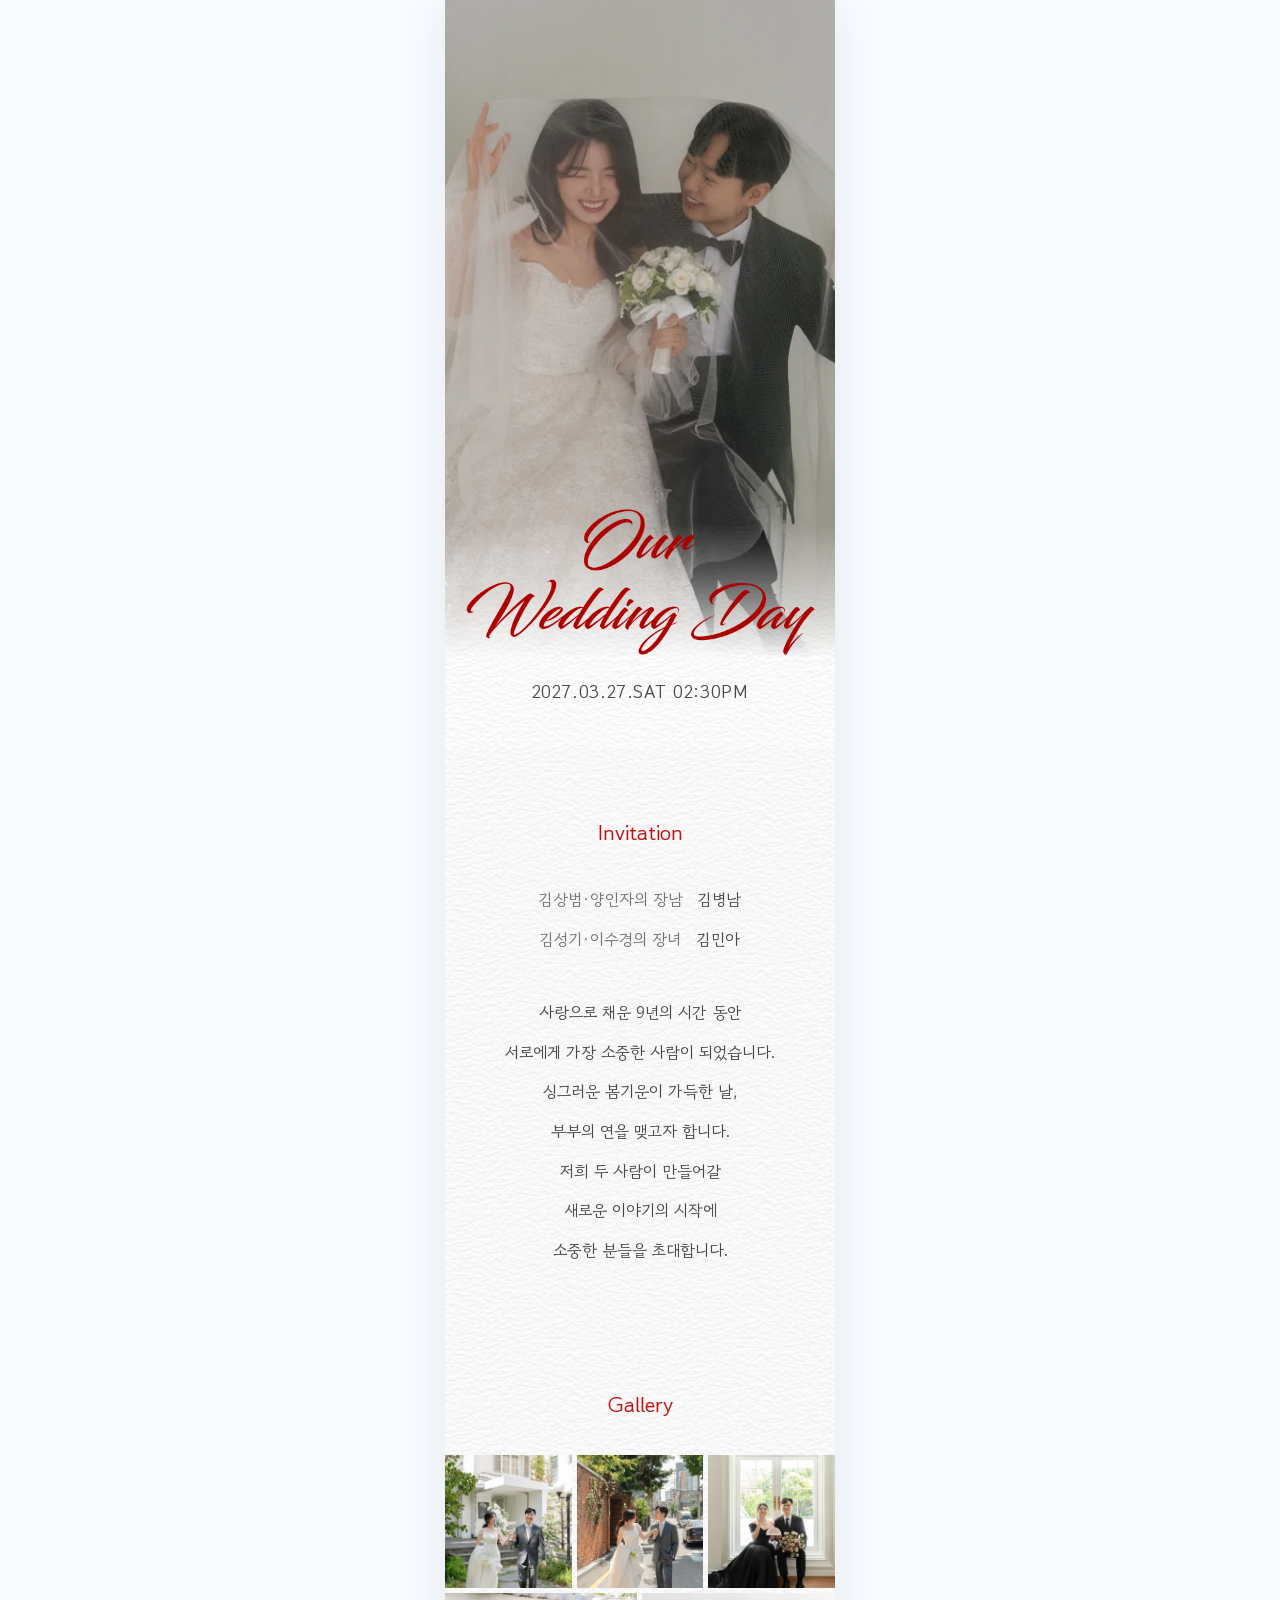
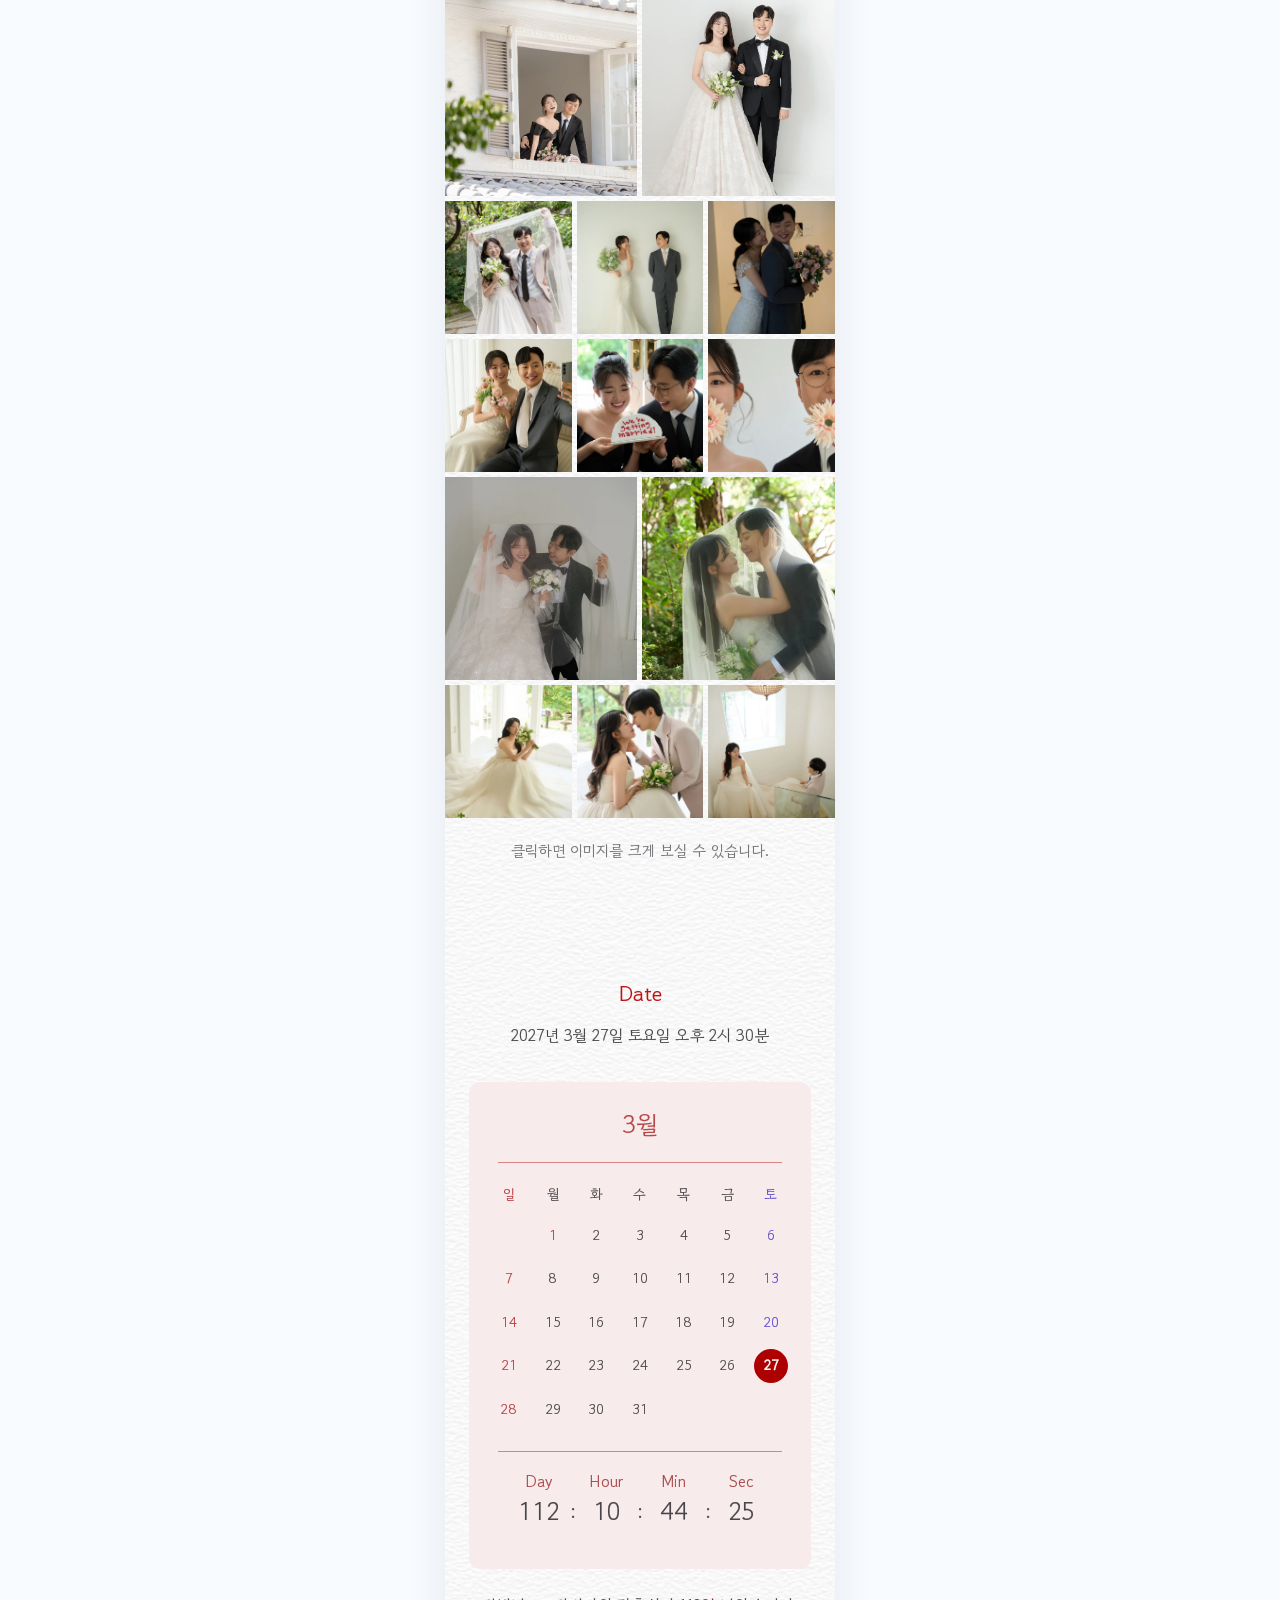
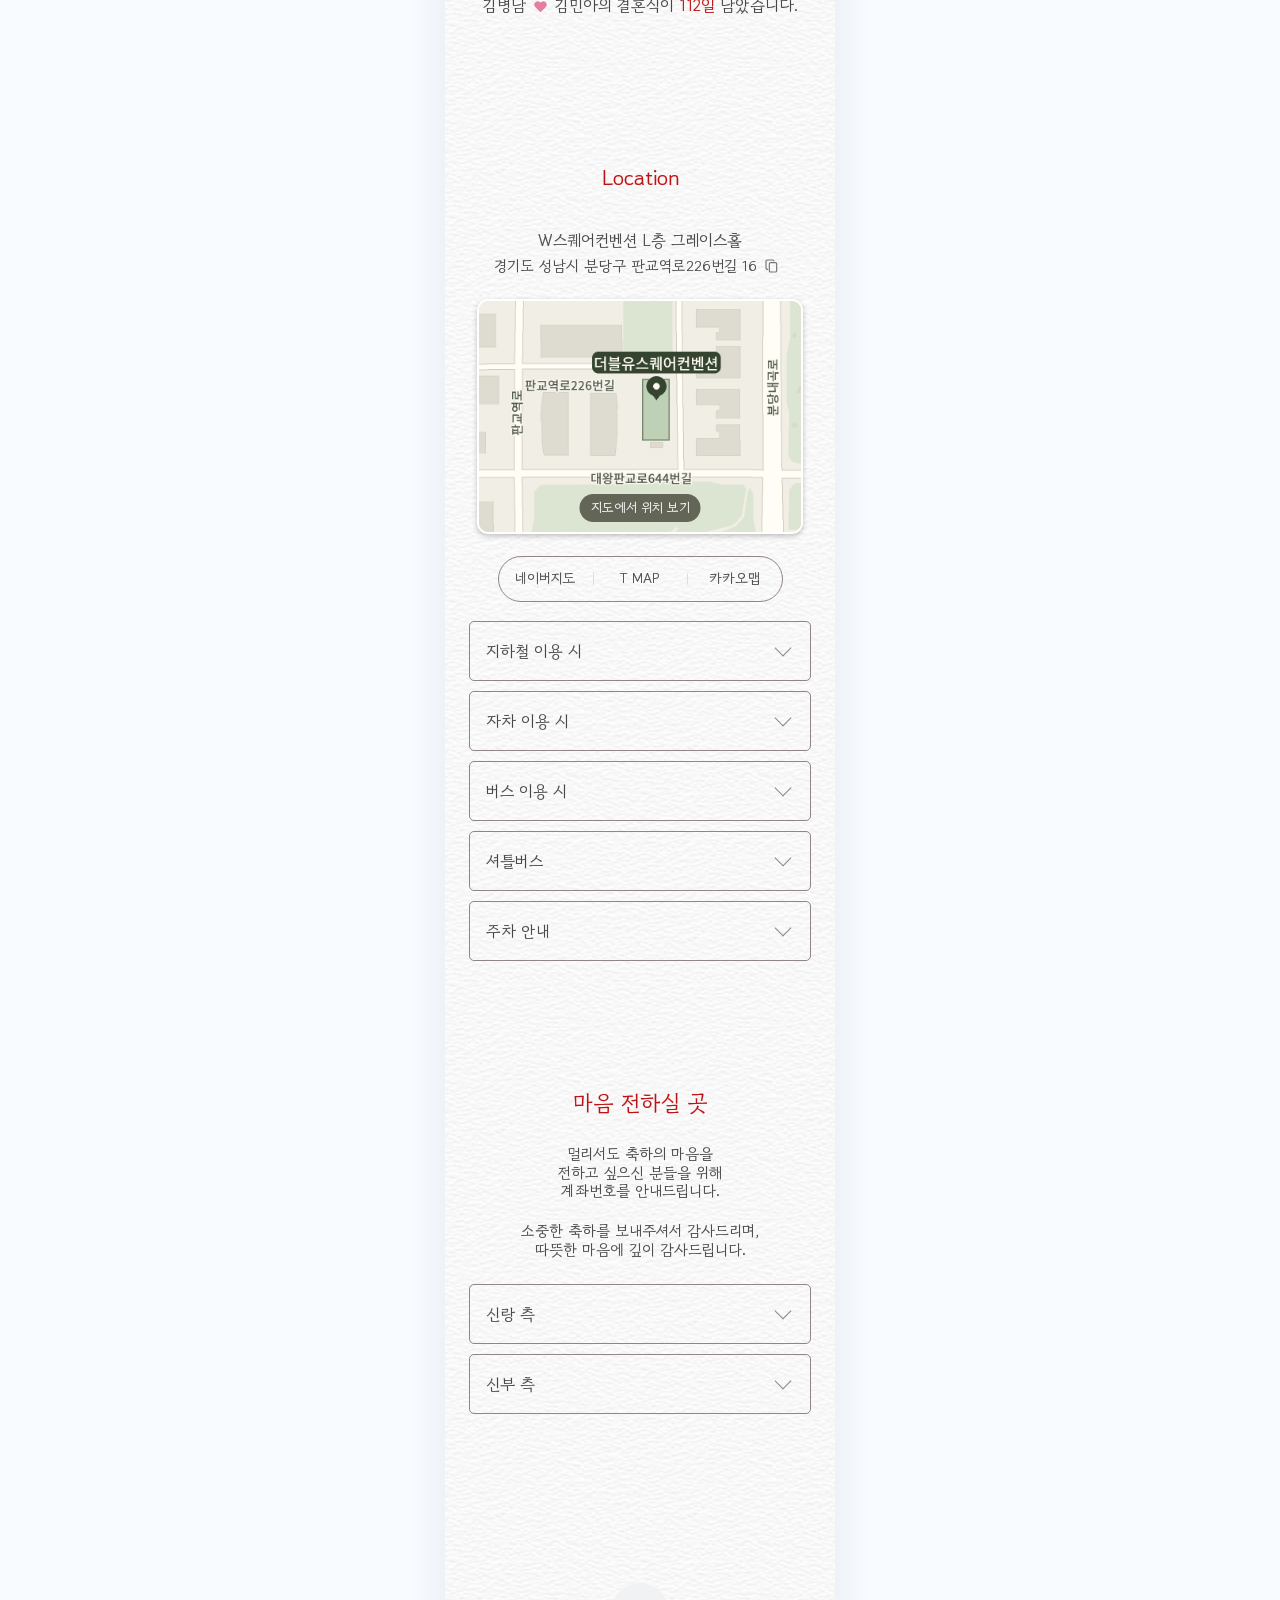
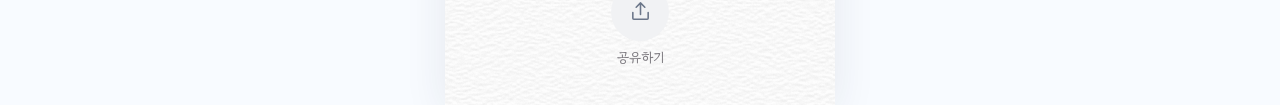
<file: index.html>
<!doctype html>
<html lang="ko" style="--paper: #fdfdfd">
<head>
  <meta charset="utf-8">
  <meta name="viewport" content="width=device-width, initial-scale=1">
  <meta name="theme-color" content="#fdfdfd">
  <title>병남 ᰔ 민아 결혼합니다</title>
  <meta name="description" content="저희의 결혼식에 초대합니다.">
  <meta property="og:type" content="website">
  <meta property="og:title" content="병남 ᰔ 민아 결혼합니다">
  <meta property="og:description" content="저희의 결혼식에 초대합니다.">
  <meta property="og:url" content="https://usan96.github.io/wedding/">
  <meta property="og:image" content="https://usan96.github.io/wedding/assets/cover.webp">
  <meta property="og:image:alt" content="베일 아래에서 바라보며 웃는 신랑과 신부">
  <link rel="stylesheet" href="./vendor/leaflet/leaflet.css">
  <script src="./vendor/leaflet/leaflet.js" defer></script>
  <link rel="stylesheet" href="./styles.css">
  <script src="./invitation.js" defer></script>
</head>
<body>
  <main class="invitation">
    <header class="cover">
      <div class="portrait">
        <img src="./assets/cover.webp" alt="베일 아래에서 바라보며 웃는 신랑과 신부" fetchpriority="high">
      </div>
      <div class="cover-details">
        <h1 class="cover-title" style="--cover-title-scale: 1.3">
          <span class="visually-hidden">김병남 · 김민아 </span>
          <svg class="cover-lettering" lang="en" role="img" aria-label="Our Wedding Day" viewBox="0 0 1104 480" width="1104" height="480">
            <defs>
              <mask id="cover-ink" maskUnits="userSpaceOnUse" x="0" y="0" width="1104" height="480"
                fill="none" stroke="white" stroke-linecap="round" stroke-linejoin="round">
                <path pathLength="1" stroke-width="18" style="--ink-duration: 306ms"
                  d="M393 104 C365 100 408 44 467 17 C509 -1 548 1 557 33 C569 87 506 151 454 175 C418 193 382 196 384 161 C387 126 438 66 488 44 C506 36 521 37 528 47"/>
                <path pathLength="1" stroke-width="22" style="--ink-delay: 306ms; --ink-duration: 86ms"
                  d="M587 89 C574 100 540 145 549 149 C557 154 609 103 626 89"/>
                <path pathLength="1" stroke-width="22" style="--ink-delay: 392ms; --ink-duration: 90ms"
                  d="M629 89 C617 99 583 143 595 150 C602 154 633 122 648 109"/>
                <path pathLength="1" stroke-width="23" style="--ink-delay: 482ms; --ink-duration: 90ms"
                  d="M672 90 C658 101 632 139 632 152 C645 131 685 99 710 88 C707 96 683 116 688 123 C694 133 722 106 726 104"/>
                <path pathLength="1" stroke-width="28" style="--ink-delay: 605ms; --ink-duration: 198ms"
                  d="M32 319 C2 319 59 255 112 236 C172 214 170 249 133 309 C116 339 87 378 83 396 C101 358 176 287 215 270 C208 285 150 357 157 388 C163 410 219 349 252 305 C280 267 300 215 274 225 L264 229"/>
                <path pathLength="1" stroke-width="19" style="--ink-delay: 803ms; --ink-duration: 97ms"
                  d="M248 350 C264 353 304 318 307 308 C289 302 249 338 246 359 C241 382 283 364 319 333"/>
                <path pathLength="1" stroke-width="18" style="--ink-delay: 900ms; --ink-duration: 90ms"
                  d="M379 307 C368 296 325 324 311 347 C296 368 305 378 332 356 C354 337 370 322 385 307"/>
                <path pathLength="1" stroke-width="23" style="--ink-delay: 990ms; --ink-duration: 79ms"
                  d="M431 251 C414 250 382 306 363 337 C332 391 365 364 388 344"/>
                <path pathLength="1" stroke-width="18" style="--ink-delay: 1069ms; --ink-duration: 83ms"
                  d="M457 307 C446 297 405 324 389 350 C365 387 401 364 432 333 L460 306"/>
                <path pathLength="1" stroke-width="24" style="--ink-delay: 1152ms; --ink-duration: 83ms"
                  d="M513 249 C497 248 463 306 443 339 C414 390 447 364 467 345"/>
                <path pathLength="1" stroke-width="23" style="--ink-delay: 1235ms; --ink-duration: 58ms"
                  d="M505 312 C491 325 463 359 472 367 C479 373 509 344 525 327"/>
                <path pathLength="1" stroke-width="23" style="--ink-delay: 1292ms; --ink-duration: 47ms"
                  d="M524 285 L512 298"/>
                <path pathLength="1" stroke-width="23" style="--ink-delay: 1339ms; --ink-duration: 94ms"
                  d="M551 309 C534 325 510 356 510 370 C525 349 575 309 588 310 C574 325 547 359 557 367 C563 373 590 351 609 333"/>
                <path pathLength="1" stroke-width="17" style="--ink-delay: 1433ms; --ink-duration: 72ms"
                  d="M669 318 C670 282 604 330 592 353 C576 384 611 359 653 327"/>
                <path pathLength="1" stroke-width="23" style="--ink-delay: 1505ms; --ink-duration: 76ms"
                  d="M655 328 C624 376 592 438 561 445 C529 452 555 395 665 352"/>
                <path pathLength="1" stroke-width="24" style="--ink-delay: 1595ms; --ink-duration: 122ms"
                  d="M884 257 C870 252 836 297 813 332 C808 340 794 364 805 357 L815 353"/>
                <path pathLength="1" stroke-width="20" style="--ink-delay: 1714ms; --ink-duration: 288ms"
                  d="M776 292 C741 274 808 235 855 234 C904 230 940 251 932 286 C925 327 871 363 818 384 C778 399 725 409 714 394 C704 380 727 354 781 330"/>
                <path pathLength="1" stroke-width="18" style="--ink-delay: 2002ms; --ink-duration: 104ms"
                  d="M994 318 C1000 288 944 315 923 345 C905 374 916 375 938 357 C954 345 970 329 985 324"/>
                <path pathLength="1" stroke-width="21" style="--ink-delay: 2106ms; --ink-duration: 94ms"
                  d="M985 324 C972 337 950 364 964 367 C973 369 999 345 1014 331"/>
                <path pathLength="1" stroke-width="22" style="--ink-delay: 2200ms; --ink-duration: 112ms"
                  d="M1038 310 C1021 327 992 364 1002 367 C1009 372 1045 337 1069 316"/>
                <path pathLength="1" stroke-width="23" style="--ink-delay: 2311ms; --ink-duration: 162ms"
                  d="M1082 310 C1066 315 1021 391 1004 422 C983 460 1005 441 1016 426 C1027 410 1039 394 1052 384"/>
                <rect class="cover-ink-complete" width="1104" height="480" fill="white" stroke="none"/>
              </mask>
            </defs>
            <image href="./assets/cover-title-blacksword.webp" width="1104" height="480"/>
          </svg>
        </h1>
        <p class="cover-date"><time datetime="2027-03-27T14:30">2027.03.27.SAT 02:30PM</time></p>
      </div>
    </header>

    <section class="section greeting" aria-labelledby="greeting-title">
      <h2 id="greeting-title" lang="en">Invitation</h2>
      <div class="family">
        <p>김상범·양인자의 장남 <strong>김병남</strong></p>
        <p>김성기·이수경의 장녀 <strong>김민아</strong></p>
      </div>
      <p class="greeting-message">사랑으로 채운 9년의 시간 동안<br>
        서로에게 가장 소중한 사람이 되었습니다.<br>
        싱그러운 봄기운이 가득한 날,<br>
        부부의 연을 맺고자 합니다.<br>
        저희 두 사람이 만들어갈<br>
        새로운 이야기의 시작에<br>
        소중한 분들을 초대합니다.</p>
    </section>

    <section class="section gallery" aria-labelledby="gallery-title">
      <h2 id="gallery-title" lang="en">Gallery</h2>
      <div class="gallery-photos">
        <a class="gallery-photo" href="./assets/gallery/01.webp">
          <img src="./assets/gallery/01.webp" alt="웨딩 사진 1" loading="lazy">
        </a>
        <a class="gallery-photo" href="./assets/gallery/02.webp">
          <img src="./assets/gallery/02.webp" alt="웨딩 사진 2" loading="lazy">
        </a>
        <a class="gallery-photo" href="./assets/gallery/03.webp">
          <img src="./assets/gallery/03.webp" alt="웨딩 사진 3" loading="lazy">
        </a>
        <a class="gallery-photo gallery-photo--wide" href="./assets/gallery/04.webp">
          <img src="./assets/gallery/04.webp" alt="웨딩 사진 4" loading="lazy">
        </a>
        <a class="gallery-photo gallery-photo--wide" href="./assets/gallery/05.webp">
          <img src="./assets/gallery/05.webp" alt="웨딩 사진 5" loading="lazy">
        </a>
        <a class="gallery-photo" href="./assets/gallery/06.webp">
          <img src="./assets/gallery/06.webp" alt="웨딩 사진 6" loading="lazy">
        </a>
        <a class="gallery-photo" href="./assets/gallery/07.webp">
          <img src="./assets/gallery/07.webp" alt="웨딩 사진 7" loading="lazy">
        </a>
        <a class="gallery-photo" href="./assets/gallery/08.webp">
          <img src="./assets/gallery/08.webp" alt="웨딩 사진 8" loading="lazy">
        </a>
        <a class="gallery-photo" href="./assets/gallery/09.webp">
          <img src="./assets/gallery/09.webp" alt="웨딩 사진 9" loading="lazy">
        </a>
        <a class="gallery-photo" href="./assets/gallery/10.webp">
          <img src="./assets/gallery/10.webp" alt="웨딩 사진 10" loading="lazy">
        </a>
        <a class="gallery-photo" href="./assets/gallery/11.webp">
          <img src="./assets/gallery/11.webp" alt="웨딩 사진 11" loading="lazy">
        </a>
        <a class="gallery-photo gallery-photo--wide" href="./assets/gallery/12.webp">
          <img src="./assets/gallery/12.webp" alt="웨딩 사진 12" loading="lazy">
        </a>
        <a class="gallery-photo gallery-photo--wide" href="./assets/gallery/13.webp">
          <img src="./assets/gallery/13.webp" alt="웨딩 사진 13" loading="lazy">
        </a>
        <a class="gallery-photo" href="./assets/gallery/14.webp">
          <img src="./assets/gallery/14.webp" alt="웨딩 사진 14" loading="lazy">
        </a>
        <a class="gallery-photo" href="./assets/gallery/15.webp">
          <img src="./assets/gallery/15.webp" alt="웨딩 사진 15" loading="lazy">
        </a>
        <a class="gallery-photo" href="./assets/gallery/16.webp">
          <img src="./assets/gallery/16.webp" alt="웨딩 사진 16" loading="lazy">
        </a>
      </div>
      <p class="gallery-hint">클릭하면 이미지를 크게 보실 수 있습니다.</p>
      <dialog class="gallery-dialog" aria-label="웨딩 사진 크게 보기">
        <div class="gallery-dialog-content">
          <button class="gallery-close" type="button" aria-label="사진 닫기" autofocus></button>
          <div class="gallery-stage">
            <img class="gallery-full-photo" src="./assets/gallery/01.webp" alt="" hidden>
            <p class="gallery-message" role="status"></p>
          </div>
          <div class="gallery-controls">
            <button type="button" data-gallery-step="-1" aria-label="이전 사진"></button>
            <p class="gallery-position" role="status"></p>
            <button type="button" data-gallery-step="1" aria-label="다음 사진"></button>
          </div>
        </div>
      </dialog>
    </section>

    <section class="section schedule" aria-labelledby="schedule-title">
      <h2 id="schedule-title" lang="en">Date</h2>
      <p class="event-date"><time datetime="2027-03-27T14:30">2027년 3월 27일 토요일 오후 2시 30분</time></p>
      <div class="calendar-card">
        <table class="calendar">
          <caption><span class="visually-hidden">2027년 </span>3월</caption>
          <thead>
            <tr>
              <th scope="col">일</th><th scope="col">월</th><th scope="col">화</th><th scope="col">수</th>
              <th scope="col">목</th><th scope="col">금</th><th scope="col">토</th>
            </tr>
          </thead>
          <tbody>
            <tr><td></td><td class="calendar-holiday">1</td><td>2</td><td>3</td><td>4</td><td>5</td><td>6</td></tr>
            <tr><td>7</td><td>8</td><td>9</td><td>10</td><td>11</td><td>12</td><td>13</td></tr>
            <tr><td>14</td><td>15</td><td>16</td><td>17</td><td>18</td><td>19</td><td>20</td></tr>
            <tr><td>21</td><td>22</td><td>23</td><td>24</td><td>25</td><td>26</td><td><span class="wedding-day">27</span><span class="visually-hidden"> 예식일</span></td></tr>
            <tr><td>28</td><td>29</td><td>30</td><td>31</td><td></td><td></td><td></td></tr>
          </tbody>
        </table>

        <dl class="countdown" data-event="2027-03-27T14:30" hidden>
          <div><dt lang="en">Day</dt><dd data-unit="days"></dd></div>
          <div><dt lang="en">Hour</dt><dd data-unit="hours"></dd></div>
          <div><dt lang="en">Min</dt><dd data-unit="minutes"></dd></div>
          <div><dt lang="en">Sec</dt><dd data-unit="seconds"></dd></div>
        </dl>
      </div>
      <p class="wedding-status" hidden>김병남 <svg class="heart" viewBox="0 0 24 24" aria-hidden="true"><path d="M12 21 3.8 13a5.4 5.4 0 0 1 7.6-7.7l.6.7.6-.7a5.4 5.4 0 0 1 7.6 7.7Z"/></svg> 김민아<span class="wedding-status-text"></span></p>
    </section>

    <section class="section location" aria-labelledby="location-title">
      <h2 id="location-title" lang="en">Location</h2>
      <p class="event-venue">W스퀘어컨벤션 L층 그레이스홀</p>
              <div class="address-line">
        <p class="venue-address">경기도 성남시 분당구 판교역로226번길 16</p>
        <button type="button" class="address-copy" aria-label="예식장 주소 복사" hidden><svg viewBox="0 0 24 24" fill="none" stroke="currentColor" stroke-width="1.75" aria-hidden="true"><rect x="8" y="7" width="11" height="14" rx="2"/><path d="M6 17H5a2 2 0 0 1-2-2V5a2 2 0 0 1 2-2h8a2 2 0 0 1 2 2"/></svg></button>
        <p class="address-status" role="status"></p>
      </div>
        <figure class="venue-map">
          <div class="venue-map-frame">
            <a class="venue-map-preview" href="https://map.kakao.com/link/map/W%EC%8A%A4%ED%80%98%EC%96%B4%EC%BB%A8%EB%B2%A4%EC%85%98,37.4006298,127.1114621">
              <img class="venue-map-image" src="./assets/venue-map.png" alt="W스퀘어컨벤션 위치와 주변 도로">
              <span class="venue-map-hint">지도에서 위치 보기</span>
            </a>
            <div class="venue-map-interactive" inert role="region"
              aria-label="W스퀘어컨벤션 지도" data-venue="W스퀘어컨벤션"
              data-latitude="37.4006298" data-longitude="127.1114621"></div>
            <span class="venue-map-hint venue-map-gesture" aria-hidden="true">지도를 눌러 움직일 수 있어요</span>
          </div>
          <figcaption><a href="https://www.openstreetmap.org/copyright">© OpenStreetMap contributors</a></figcaption>
        </figure>
        <div class="directions-actions">
          <a class="directions-link" href="https://map.naver.com/p/entry/place/36301790" data-naver-query="dlat=37.4006298&amp;dlng=127.1114621&amp;dname=W%EC%8A%A4%ED%80%98%EC%96%B4%EC%BB%A8%EB%B2%A4%EC%85%98">네이버지도</a>
          <a class="directions-link" href="https://tmap.life/0ffb7f67">T MAP</a>
          <a class="directions-link" href="https://map.kakao.com/link/to/W%EC%8A%A4%ED%80%98%EC%96%B4%EC%BB%A8%EB%B2%A4%EC%85%98,37.4006298,127.1114621">카카오맵</a>
        </div>
      <div class="transport">
        <details class="transport-details">
          <summary>지하철 이용 시</summary>
          <p class="transport-description">▶ 신분당선 · 경강선 판교역
1번 출구로 나온 후, 직진 도보 6분 거리 (SK주유소 뒷 건물)

▶ 야탑역 출발
330번 버스 탑승, 차그룹컨소시엄 정류장 하차 후, 도보 3분 (총 약 20분)</p>
        </details>
        <details class="transport-details">
          <summary>자차 이용 시</summary>
          <p class="transport-description">▶경부고속도로
판교IC(톨게이트) 차출 후 좌회전 → 약 700m 직진, 사거리에서 우회전 (SK주유소 뒷 건물)

▶분당·수서간 도시고속도로
성남아트센터방면 지하차도 옆길 → 벌말사거리에서 우회전 → 삼성테크원 삼거리에서 판교역 방면 좌회전</p>
        </details>
        <details class="transport-details">
          <summary>버스 이용 시</summary>
          <p class="transport-description">▶동안교 정류장 하차 (도보 2분) : 390번
▶ 한국무역정보통신 하차 (도보 2분) : 4000번 (수원~성남)
▶차그룹컨소시엄 하차 (도보 3분): 101, 330, 350, 390번</p>
        </details>
        <details class="transport-details"><summary>셔틀버스</summary>
          <p class="transport-description">▶신분당선 판교역 1번 출구 앞 셔틀버스 10분 간격 수시 운행</p>

          <details class="shuttle-photo">
            <summary>탑승지 사진 보기</summary>
            <img src="./assets/shuttle-stop.jpg" alt="셔틀 탑승 장소" loading="lazy" decoding="async">
          </details>
                </details>
        <details class="transport-details"><summary>주차 안내</summary>
          <p class="transport-description">▶ 웨딩홀 내부 주차장 2시간 무료 주차 가능
▶ 인근 주차타워(삼환하이펙스 B동) 무제한 무료 주차 가능</p>
        </details>
      </div>
    </section>

    <section class="section contacts" aria-labelledby="contacts-title">
      <h2 id="contacts-title">마음 전하실 곳</h2>
      <p class="contacts-message">멀리서도 축하의 마음을<br>전하고 싶으신 분들을 위해<br>계좌번호를 안내드립니다.</p>
      <p class="contacts-message">소중한 축하를 보내주셔서 감사드리며,<br>따뜻한 마음에 깊이 감사드립니다.</p>
      <div class="contact-panels">
        <details class="contact-card">
          <summary>신랑 측</summary>
          <div class="contact-content">
            <p class="account-holder"><span>신랑</span> 김병남</p>
            <div class="account-row">
              <p>토스뱅크 <span class="account-number">100011448182</span></p>
              <button type="button" class="account-copy" aria-label="신랑 측 계좌번호 복사" hidden><span class="account-copy-icon" aria-hidden="true"></span></button>
            </div>
            <p class="account-status" role="status"></p>
          </div>
        </details>
        <details class="contact-card">
          <summary>신부 측</summary>
          <div class="contact-content">
            <p class="account-holder"><span>신부</span> 김민아</p>
            <div class="account-row">
              <p>카카오뱅크 <span class="account-number">3333306035999</span></p>
              <button type="button" class="account-copy" aria-label="신부 측 계좌번호 복사" hidden><span class="account-copy-icon" aria-hidden="true"></span></button>
            </div>
            <p class="account-status" role="status"></p>
          </div>
        </details>
      </div>
    </section>

    <footer class="share" hidden>
      <button type="button" class="share-button">
        <span class="share-icon" aria-hidden="true">
          <svg viewBox="0 0 24 24" fill="none" stroke="currentColor" stroke-width="1.65" stroke-linecap="round" stroke-linejoin="round"><path d="M12 15V3m-4.5 4.5L12 3l4.5 4.5M4 13v6a1 1 0 0 0 1 1h14a1 1 0 0 0 1-1v-6"/></svg>
        </span>
        공유하기
      </button>
      <p class="share-status" role="status"></p>
      <label class="share-link" hidden>
        청첩장 주소
        <input type="text" readonly>
      </label>
    </footer>
  </main>
</body>
</html>
</file>
<file: vendor/leaflet/leaflet.css>
/* required styles */

.leaflet-pane,
.leaflet-tile,
.leaflet-marker-icon,
.leaflet-marker-shadow,
.leaflet-tile-container,
.leaflet-pane > svg,
.leaflet-pane > canvas,
.leaflet-zoom-box,
.leaflet-image-layer,
.leaflet-layer {
	position: absolute;
	left: 0;
	top: 0;
	}
.leaflet-container {
	overflow: hidden;
	}
.leaflet-tile,
.leaflet-marker-icon,
.leaflet-marker-shadow {
	-webkit-user-select: none;
	   -moz-user-select: none;
	        user-select: none;
	  -webkit-user-drag: none;
	}
/* Prevents IE11 from highlighting tiles in blue */
.leaflet-tile::selection {
	background: transparent;
}
/* Safari renders non-retina tile on retina better with this, but Chrome is worse */
.leaflet-safari .leaflet-tile {
	image-rendering: -webkit-optimize-contrast;
	}
/* hack that prevents hw layers "stretching" when loading new tiles */
.leaflet-safari .leaflet-tile-container {
	width: 1600px;
	height: 1600px;
	-webkit-transform-origin: 0 0;
	}
.leaflet-marker-icon,
.leaflet-marker-shadow {
	display: block;
	}
/* .leaflet-container svg: reset svg max-width decleration shipped in Joomla! (joomla.org) 3.x */
/* .leaflet-container img: map is broken in FF if you have max-width: 100% on tiles */
.leaflet-container .leaflet-overlay-pane svg {
	max-width: none !important;
	max-height: none !important;
	}
.leaflet-container .leaflet-marker-pane img,
.leaflet-container .leaflet-shadow-pane img,
.leaflet-container .leaflet-tile-pane img,
.leaflet-container img.leaflet-image-layer,
.leaflet-container .leaflet-tile {
	max-width: none !important;
	max-height: none !important;
	width: auto;
	padding: 0;
	}

.leaflet-container img.leaflet-tile {
	/* See: https://bugs.chromium.org/p/chromium/issues/detail?id=600120 */
	mix-blend-mode: plus-lighter;
}

.leaflet-container.leaflet-touch-zoom {
	-ms-touch-action: pan-x pan-y;
	touch-action: pan-x pan-y;
	}
.leaflet-container.leaflet-touch-drag {
	-ms-touch-action: pinch-zoom;
	/* Fallback for FF which doesn't support pinch-zoom */
	touch-action: none;
	touch-action: pinch-zoom;
}
.leaflet-container.leaflet-touch-drag.leaflet-touch-zoom {
	-ms-touch-action: none;
	touch-action: none;
}
.leaflet-container {
	-webkit-tap-highlight-color: transparent;
}
.leaflet-container a {
	-webkit-tap-highlight-color: rgba(51, 181, 229, 0.4);
}
.leaflet-tile {
	filter: inherit;
	visibility: hidden;
	}
.leaflet-tile-loaded {
	visibility: inherit;
	}
.leaflet-zoom-box {
	width: 0;
	height: 0;
	-moz-box-sizing: border-box;
	     box-sizing: border-box;
	z-index: 800;
	}
/* workaround for https://bugzilla.mozilla.org/show_bug.cgi?id=888319 */
.leaflet-overlay-pane svg {
	-moz-user-select: none;
	}

.leaflet-pane         { z-index: 400; }

.leaflet-tile-pane    { z-index: 200; }
.leaflet-overlay-pane { z-index: 400; }
.leaflet-shadow-pane  { z-index: 500; }
.leaflet-marker-pane  { z-index: 600; }
.leaflet-tooltip-pane   { z-index: 650; }
.leaflet-popup-pane   { z-index: 700; }

.leaflet-map-pane canvas { z-index: 100; }
.leaflet-map-pane svg    { z-index: 200; }

.leaflet-vml-shape {
	width: 1px;
	height: 1px;
	}
.lvml {
	behavior: url(#default#VML);
	display: inline-block;
	position: absolute;
	}


/* control positioning */

.leaflet-control {
	position: relative;
	z-index: 800;
	pointer-events: visiblePainted; /* IE 9-10 doesn't have auto */
	pointer-events: auto;
	}
.leaflet-top,
.leaflet-bottom {
	position: absolute;
	z-index: 1000;
	pointer-events: none;
	}
.leaflet-top {
	top: 0;
	}
.leaflet-right {
	right: 0;
	}
.leaflet-bottom {
	bottom: 0;
	}
.leaflet-left {
	left: 0;
	}
.leaflet-control {
	float: left;
	clear: both;
	}
.leaflet-right .leaflet-control {
	float: right;
	}
.leaflet-top .leaflet-control {
	margin-top: 10px;
	}
.leaflet-bottom .leaflet-control {
	margin-bottom: 10px;
	}
.leaflet-left .leaflet-control {
	margin-left: 10px;
	}
.leaflet-right .leaflet-control {
	margin-right: 10px;
	}


/* zoom and fade animations */

.leaflet-fade-anim .leaflet-popup {
	opacity: 0;
	-webkit-transition: opacity 0.2s linear;
	   -moz-transition: opacity 0.2s linear;
	        transition: opacity 0.2s linear;
	}
.leaflet-fade-anim .leaflet-map-pane .leaflet-popup {
	opacity: 1;
	}
.leaflet-zoom-animated {
	-webkit-transform-origin: 0 0;
	    -ms-transform-origin: 0 0;
	        transform-origin: 0 0;
	}
svg.leaflet-zoom-animated {
	will-change: transform;
}

.leaflet-zoom-anim .leaflet-zoom-animated {
	-webkit-transition: -webkit-transform 0.25s cubic-bezier(0,0,0.25,1);
	   -moz-transition:    -moz-transform 0.25s cubic-bezier(0,0,0.25,1);
	        transition:         transform 0.25s cubic-bezier(0,0,0.25,1);
	}
.leaflet-zoom-anim .leaflet-tile,
.leaflet-pan-anim .leaflet-tile {
	-webkit-transition: none;
	   -moz-transition: none;
	        transition: none;
	}

.leaflet-zoom-anim .leaflet-zoom-hide {
	visibility: hidden;
	}


/* cursors */

.leaflet-interactive {
	cursor: pointer;
	}
.leaflet-grab {
	cursor: -webkit-grab;
	cursor:    -moz-grab;
	cursor:         grab;
	}
.leaflet-crosshair,
.leaflet-crosshair .leaflet-interactive {
	cursor: crosshair;
	}
.leaflet-popup-pane,
.leaflet-control {
	cursor: auto;
	}
.leaflet-dragging .leaflet-grab,
.leaflet-dragging .leaflet-grab .leaflet-interactive,
.leaflet-dragging .leaflet-marker-draggable {
	cursor: move;
	cursor: -webkit-grabbing;
	cursor:    -moz-grabbing;
	cursor:         grabbing;
	}

/* marker & overlays interactivity */
.leaflet-marker-icon,
.leaflet-marker-shadow,
.leaflet-image-layer,
.leaflet-pane > svg path,
.leaflet-tile-container {
	pointer-events: none;
	}

.leaflet-marker-icon.leaflet-interactive,
.leaflet-image-layer.leaflet-interactive,
.leaflet-pane > svg path.leaflet-interactive,
svg.leaflet-image-layer.leaflet-interactive path {
	pointer-events: visiblePainted; /* IE 9-10 doesn't have auto */
	pointer-events: auto;
	}

/* visual tweaks */

.leaflet-container {
	background: #ddd;
	outline-offset: 1px;
	}
.leaflet-container a {
	color: #0078A8;
	}
.leaflet-zoom-box {
	border: 2px dotted #38f;
	background: rgba(255,255,255,0.5);
	}


/* general typography */
.leaflet-container {
	font-family: "Helvetica Neue", Arial, Helvetica, sans-serif;
	font-size: 12px;
	font-size: 0.75rem;
	line-height: 1.5;
	}


/* general toolbar styles */

.leaflet-bar {
	box-shadow: 0 1px 5px rgba(0,0,0,0.65);
	border-radius: 4px;
	}
.leaflet-bar a {
	background-color: #fff;
	border-bottom: 1px solid #ccc;
	width: 26px;
	height: 26px;
	line-height: 26px;
	display: block;
	text-align: center;
	text-decoration: none;
	color: black;
	}
.leaflet-bar a,
.leaflet-control-layers-toggle {
	background-position: 50% 50%;
	background-repeat: no-repeat;
	display: block;
	}
.leaflet-bar a:hover,
.leaflet-bar a:focus {
	background-color: #f4f4f4;
	}
.leaflet-bar a:first-child {
	border-top-left-radius: 4px;
	border-top-right-radius: 4px;
	}
.leaflet-bar a:last-child {
	border-bottom-left-radius: 4px;
	border-bottom-right-radius: 4px;
	border-bottom: none;
	}
.leaflet-bar a.leaflet-disabled {
	cursor: default;
	background-color: #f4f4f4;
	color: #bbb;
	}

.leaflet-touch .leaflet-bar a {
	width: 30px;
	height: 30px;
	line-height: 30px;
	}
.leaflet-touch .leaflet-bar a:first-child {
	border-top-left-radius: 2px;
	border-top-right-radius: 2px;
	}
.leaflet-touch .leaflet-bar a:last-child {
	border-bottom-left-radius: 2px;
	border-bottom-right-radius: 2px;
	}

/* zoom control */

.leaflet-control-zoom-in,
.leaflet-control-zoom-out {
	font: bold 18px 'Lucida Console', Monaco, monospace;
	text-indent: 1px;
	}

.leaflet-touch .leaflet-control-zoom-in, .leaflet-touch .leaflet-control-zoom-out  {
	font-size: 22px;
	}


/* layers control */

.leaflet-control-layers {
	box-shadow: 0 1px 5px rgba(0,0,0,0.4);
	background: #fff;
	border-radius: 5px;
	}
.leaflet-control-layers-toggle {
	background-image: url(images/layers.png);
	width: 36px;
	height: 36px;
	}
.leaflet-retina .leaflet-control-layers-toggle {
	background-image: url(images/layers-2x.png);
	background-size: 26px 26px;
	}
.leaflet-touch .leaflet-control-layers-toggle {
	width: 44px;
	height: 44px;
	}
.leaflet-control-layers .leaflet-control-layers-list,
.leaflet-control-layers-expanded .leaflet-control-layers-toggle {
	display: none;
	}
.leaflet-control-layers-expanded .leaflet-control-layers-list {
	display: block;
	position: relative;
	}
.leaflet-control-layers-expanded {
	padding: 6px 10px 6px 6px;
	color: #333;
	background: #fff;
	}
.leaflet-control-layers-scrollbar {
	overflow-y: scroll;
	overflow-x: hidden;
	padding-right: 5px;
	}
.leaflet-control-layers-selector {
	margin-top: 2px;
	position: relative;
	top: 1px;
	}
.leaflet-control-layers label {
	display: block;
	font-size: 13px;
	font-size: 1.08333em;
	}
.leaflet-control-layers-separator {
	height: 0;
	border-top: 1px solid #ddd;
	margin: 5px -10px 5px -6px;
	}

/* Default icon URLs */
.leaflet-default-icon-path { /* used only in path-guessing heuristic, see L.Icon.Default */
	background-image: url(images/marker-icon.png);
	}


/* attribution and scale controls */

.leaflet-container .leaflet-control-attribution {
	background: #fff;
	background: rgba(255, 255, 255, 0.8);
	margin: 0;
	}
.leaflet-control-attribution,
.leaflet-control-scale-line {
	padding: 0 5px;
	color: #333;
	line-height: 1.4;
	}
.leaflet-control-attribution a {
	text-decoration: none;
	}
.leaflet-control-attribution a:hover,
.leaflet-control-attribution a:focus {
	text-decoration: underline;
	}
.leaflet-attribution-flag {
	display: inline !important;
	vertical-align: baseline !important;
	width: 1em;
	height: 0.6669em;
	}
.leaflet-left .leaflet-control-scale {
	margin-left: 5px;
	}
.leaflet-bottom .leaflet-control-scale {
	margin-bottom: 5px;
	}
.leaflet-control-scale-line {
	border: 2px solid #777;
	border-top: none;
	line-height: 1.1;
	padding: 2px 5px 1px;
	white-space: nowrap;
	-moz-box-sizing: border-box;
	     box-sizing: border-box;
	background: rgba(255, 255, 255, 0.8);
	text-shadow: 1px 1px #fff;
	}
.leaflet-control-scale-line:not(:first-child) {
	border-top: 2px solid #777;
	border-bottom: none;
	margin-top: -2px;
	}
.leaflet-control-scale-line:not(:first-child):not(:last-child) {
	border-bottom: 2px solid #777;
	}

.leaflet-touch .leaflet-control-attribution,
.leaflet-touch .leaflet-control-layers,
.leaflet-touch .leaflet-bar {
	box-shadow: none;
	}
.leaflet-touch .leaflet-control-layers,
.leaflet-touch .leaflet-bar {
	border: 2px solid rgba(0,0,0,0.2);
	background-clip: padding-box;
	}


/* popup */

.leaflet-popup {
	position: absolute;
	text-align: center;
	margin-bottom: 20px;
	}
.leaflet-popup-content-wrapper {
	padding: 1px;
	text-align: left;
	border-radius: 12px;
	}
.leaflet-popup-content {
	margin: 13px 24px 13px 20px;
	line-height: 1.3;
	font-size: 13px;
	font-size: 1.08333em;
	min-height: 1px;
	}
.leaflet-popup-content p {
	margin: 17px 0;
	margin: 1.3em 0;
	}
.leaflet-popup-tip-container {
	width: 40px;
	height: 20px;
	position: absolute;
	left: 50%;
	margin-top: -1px;
	margin-left: -20px;
	overflow: hidden;
	pointer-events: none;
	}
.leaflet-popup-tip {
	width: 17px;
	height: 17px;
	padding: 1px;

	margin: -10px auto 0;
	pointer-events: auto;

	-webkit-transform: rotate(45deg);
	   -moz-transform: rotate(45deg);
	    -ms-transform: rotate(45deg);
	        transform: rotate(45deg);
	}
.leaflet-popup-content-wrapper,
.leaflet-popup-tip {
	background: white;
	color: #333;
	box-shadow: 0 3px 14px rgba(0,0,0,0.4);
	}
.leaflet-container a.leaflet-popup-close-button {
	position: absolute;
	top: 0;
	right: 0;
	border: none;
	text-align: center;
	width: 24px;
	height: 24px;
	font: 16px/24px Tahoma, Verdana, sans-serif;
	color: #757575;
	text-decoration: none;
	background: transparent;
	}
.leaflet-container a.leaflet-popup-close-button:hover,
.leaflet-container a.leaflet-popup-close-button:focus {
	color: #585858;
	}
.leaflet-popup-scrolled {
	overflow: auto;
	}

.leaflet-oldie .leaflet-popup-content-wrapper {
	-ms-zoom: 1;
	}
.leaflet-oldie .leaflet-popup-tip {
	width: 24px;
	margin: 0 auto;

	-ms-filter: "progid:DXImageTransform.Microsoft.Matrix(M11=0.70710678, M12=0.70710678, M21=-0.70710678, M22=0.70710678)";
	filter: progid:DXImageTransform.Microsoft.Matrix(M11=0.70710678, M12=0.70710678, M21=-0.70710678, M22=0.70710678);
	}

.leaflet-oldie .leaflet-control-zoom,
.leaflet-oldie .leaflet-control-layers,
.leaflet-oldie .leaflet-popup-content-wrapper,
.leaflet-oldie .leaflet-popup-tip {
	border: 1px solid #999;
	}


/* div icon */

.leaflet-div-icon {
	background: #fff;
	border: 1px solid #666;
	}


/* Tooltip */
/* Base styles for the element that has a tooltip */
.leaflet-tooltip {
	position: absolute;
	padding: 6px;
	background-color: #fff;
	border: 1px solid #fff;
	border-radius: 3px;
	color: #222;
	white-space: nowrap;
	-webkit-user-select: none;
	-moz-user-select: none;
	-ms-user-select: none;
	user-select: none;
	pointer-events: none;
	box-shadow: 0 1px 3px rgba(0,0,0,0.4);
	}
.leaflet-tooltip.leaflet-interactive {
	cursor: pointer;
	pointer-events: auto;
	}
.leaflet-tooltip-top:before,
.leaflet-tooltip-bottom:before,
.leaflet-tooltip-left:before,
.leaflet-tooltip-right:before {
	position: absolute;
	pointer-events: none;
	border: 6px solid transparent;
	background: transparent;
	content: "";
	}

/* Directions */

.leaflet-tooltip-bottom {
	margin-top: 6px;
}
.leaflet-tooltip-top {
	margin-top: -6px;
}
.leaflet-tooltip-bottom:before,
.leaflet-tooltip-top:before {
	left: 50%;
	margin-left: -6px;
	}
.leaflet-tooltip-top:before {
	bottom: 0;
	margin-bottom: -12px;
	border-top-color: #fff;
	}
.leaflet-tooltip-bottom:before {
	top: 0;
	margin-top: -12px;
	margin-left: -6px;
	border-bottom-color: #fff;
	}
.leaflet-tooltip-left {
	margin-left: -6px;
}
.leaflet-tooltip-right {
	margin-left: 6px;
}
.leaflet-tooltip-left:before,
.leaflet-tooltip-right:before {
	top: 50%;
	margin-top: -6px;
	}
.leaflet-tooltip-left:before {
	right: 0;
	margin-right: -12px;
	border-left-color: #fff;
	}
.leaflet-tooltip-right:before {
	left: 0;
	margin-left: -12px;
	border-right-color: #fff;
	}

/* Printing */

@media print {
	/* Prevent printers from removing background-images of controls. */
	.leaflet-control {
		-webkit-print-color-adjust: exact;
		print-color-adjust: exact;
		}
	}
</file>
<file: styles.css>
@font-face {
  font-family: "Gowun Dodum";
  src: url("./assets/fonts/gowun-dodum.woff2") format("woff2");
  font-display: swap;
}

:root {
  --paper: #fdfdfd;
  --paper-texture: url("./assets/paper-texture.png");
  --surround: #f8fbff;
  --ink: #48464a;
  --muted: #747177;
  --red: #bf1012;
  --deep-red: #ad0000;
  --blush: #f7ebeb;
  --line: #eae9eb;
  --gutter: 24px;
  font: 100% / 1.5 "Gowun Dodum", "Apple SD Gothic Neo", "Malgun Gothic", sans-serif;
  color: var(--ink);
  background: var(--surround);
}

* { box-sizing: border-box; }
body, h1, h2, p, figure, dl, dd { margin: 0; }
img, svg { display: block; }
img { max-width: 100%; }
button, input { font: inherit; color: inherit; }
a { color: inherit; text-underline-offset: 0.2em; }
button, summary { cursor: pointer; }
[hidden] { display: none !important; }
:focus-visible { outline: 2px solid var(--red); outline-offset: 3px; }
::selection { background: var(--blush); color: var(--deep-red); }

.visually-hidden {
  position: absolute;
  width: 1px;
  height: 1px;
  overflow: hidden;
  clip-path: inset(50%);
  white-space: nowrap;
}

.invitation {
  width: min(100%, 390px);
  min-height: 100vh;
  margin-inline: auto;
  container-type: inline-size;
  background: var(--paper) var(--paper-texture);
  box-shadow: 0 7px 40px rgb(30 42 62 / 9%);
  text-align: center;
  -webkit-text-stroke: 0.13px;
  word-break: keep-all;
  overflow-wrap: anywhere;
}

.draft-note {
  padding: 10px 16px;
  background: var(--blush);
  color: var(--deep-red);
}

.cover {
  position: relative;
  aspect-ratio: 390 / 748;
  background: #fff var(--paper-texture);
}

.portrait,
.portrait::after {
  position: absolute;
  inset: 0;
}

.portrait img {
  width: 100%;
  height: 100%;
  object-fit: cover;
  object-position: center top;
}

.portrait--sample img { object-fit: contain; }

.portrait::after {
  content: "";
  background: linear-gradient(180deg, transparent 70%, rgb(255 255 255 / 56%) 81%, #fff 88%);
}

@supports (mask-image: linear-gradient(#000, #000)) {
  .portrait::after {
    background: #fff var(--paper-texture);
    mask-image: linear-gradient(180deg, transparent 70%, rgb(0 0 0 / 56%) 81%, #000 88%);
  }
}

.cover-details {
  position: absolute;
  inset: auto 0 5.8%;
  padding-inline: 12px;
}

.cover-lettering {
  width: calc(70.77cqw * var(--cover-title-scale, 1));
  height: auto;
  margin-inline: auto;
  transform: translateY(-4px);
}

.cover-title--bold .cover-lettering {
  filter:
    drop-shadow(0.4px 0 0 var(--deep-red))
    drop-shadow(-0.4px 0 0 var(--deep-red))
    drop-shadow(0 0.4px 0 var(--deep-red))
    drop-shadow(0 -0.4px 0 var(--deep-red));
}

@media (prefers-reduced-motion: no-preference) {
  .cover-lettering image { mask: url(#cover-ink); }

  .cover-lettering path {
    stroke-dasharray: 1 1;
    animation: cover-write var(--ink-duration) linear var(--ink-delay, 0ms) both;
  }

  .cover-ink-complete {
    animation: cover-ink-complete 0ms 2500ms both;
  }
}

@keyframes cover-write {
  from { visibility: hidden; stroke-dashoffset: 1; }
  to { visibility: visible; stroke-dashoffset: 0; }
}

@keyframes cover-ink-complete {
  from { opacity: 0; }
  to { opacity: 1; }
}

.cover-date {
  margin-top: 10px;
  font-size: clamp(0.875rem, 4.6cqw, 1.125rem);
  letter-spacing: 0.035em;
  white-space: nowrap;
}

.section { padding-inline: var(--gutter); }

.section h2 {
  color: var(--red);
  font-size: 1.375rem;
  font-weight: 400;
  line-height: 1.5;
}

.greeting { padding-top: 68px; }
.family {
  margin-top: 30px;
  line-height: 2.5;
  color: var(--muted);
}

.family strong {
  display: inline-block;
  margin-inline-start: 0.65em;
  color: var(--ink);
  font-weight: 400;
}

.greeting-message {
  margin-top: 34px;
  line-height: 2.48;
}

.schedule { padding-top: 114px; }
.event-date { margin-top: 13px; }

.calendar-card {
  margin-top: 35px;
  padding: 24px 29px 38px;
  border-radius: 11px;
  background: var(--blush);
}

.calendar {
  width: calc(100% + 22px);
  margin-inline: -11px;
  table-layout: fixed;
  border-collapse: collapse;
  font-size: 0.875rem;
  font-variant-numeric: tabular-nums;
}

.calendar caption {
  position: relative;
  height: 57px;
  color: #b74749;
  font-size: 1.5625rem;
}

.calendar caption::after {
  position: absolute;
  inset: auto 11px 0;
  height: 1px;
  background: #d98484;
  content: "";
}

.calendar th, .calendar td {
  height: 43.6px;
  padding: 0;
  font-weight: 400;
  text-align: center;
}

.calendar th {
  height: 50.6px;
  padding-top: 13px;
  vertical-align: middle;
}

.calendar :is(th, td):first-child,
.calendar .calendar-holiday { color: #ba3d42; }
.calendar :is(th, td):last-child { color: #5e4ad0; }

.wedding-day {
  display: inline-grid;
  place-items: center;
  width: min(2.125rem, 100%);
  aspect-ratio: 1;
  border-radius: 50%;
  background: var(--deep-red);
  color: #fff;
  font-weight: 700;
}

.countdown {
  display: grid;
  grid-template-columns: repeat(4, minmax(0, 1fr));
  margin-top: 20px;
  padding: 17px 7px 0;
  border-top: 1px solid #d98484;
  font-variant-numeric: tabular-nums;
}

.countdown div { position: relative; }
.countdown div + div::before {
  position: absolute;
  bottom: 4px;
  left: 0;
  transform: translateX(-50%);
  content: ":";
  font-size: 1.2rem;
}

.countdown dt { color: #a8484b; }
.countdown dd { font-size: clamp(1.1875rem, 6.4cqw, 1.5625rem); }

.wedding-status { margin-top: 24px; }
.wedding-status strong { color: var(--red); font-weight: 400; }
.heart {
  display: inline-block;
  width: 15px;
  height: 15px;
  margin-inline: 2px;
  vertical-align: -2px;
  fill: #e77ca1;
}

.gallery { padding: 117px 0 0; }

.gallery h2 { margin-bottom: 34px; }
.gallery-photos {
  display: grid;
  grid-template-columns: repeat(6, minmax(0, 1fr));
  gap: 5px;
}

.gallery-photo {
  display: block;
  grid-column: span 2;
  aspect-ratio: 0.95;
}

.gallery-photo--wide { grid-column: span 3; }

.gallery-photo img {
  width: 100%;
  height: 100%;
  object-fit: cover;
}

.gallery-photo:focus-visible { outline-offset: -3px; }
.gallery-hint {
  margin: 22px var(--gutter) 0;
  color: var(--muted);
  font-size: 0.9375rem;
}

.gallery-dialog {
  position: fixed;
  inset: 0;
  width: min(100%, 54rem);
  max-width: 100%;
  max-height: 100%;
  margin: auto;
  padding: 12px;
  border: 0;
  background: transparent;
  color: #fff;
}

.gallery-dialog::backdrop { background: rgb(20 17 19 / 94%); }
.gallery-dialog-content { position: relative; padding-top: 48px; }

.gallery-stage {
  display: grid;
  min-height: min(48vh, 420px);
  place-items: center;
}

.gallery-full-photo {
  width: auto;
  height: auto;
  max-height: 72vh;
  max-height: 72dvh;
  object-fit: contain;
}

.gallery-message:empty { display: none; }

.gallery-controls {
  display: flex;
  align-items: center;
  justify-content: center;
  gap: 20px;
  margin-top: 8px;
}

.gallery-close, .gallery-controls button {
  display: grid;
  width: 44px;
  height: 44px;
  place-items: center;
  padding: 0;
  border: 1px solid rgb(255 255 255 / 35%);
  border-radius: 50%;
  background: transparent;
  color: #fff;
}

.gallery-close { position: absolute; top: 0; right: 0; }
.gallery-close::before, .gallery-close::after {
  grid-area: 1 / 1;
  width: 17px;
  height: 1.5px;
  background: currentColor;
  content: "";
  transform: rotate(45deg);
}

.gallery-close::after { transform: rotate(-45deg); }
.gallery-controls button::before {
  width: 9px;
  height: 9px;
  border: solid currentColor;
  border-width: 0 1.5px 1.5px 0;
  content: "";
  transform: translateX(2px) rotate(135deg);
}

.gallery-controls button:last-child::before { transform: translateX(-2px) rotate(-45deg); }
.gallery-dialog :focus-visible { outline-color: white; }

.location { padding-top: 144px; }
.event-venue { margin-top: 34px; }
.address-line {
  position: relative;
  display: flex;
  min-height: 29px;
  align-items: center;
  justify-content: center;
  gap: 3px;
  font-size: 0.9375rem;
}

.address-copy {
  position: relative;
  display: grid;
  flex: 0 0 23px;
  height: 29px;
  place-items: center;
  padding: 0;
  border: 0;
  background: transparent;
  color: #76747b;
}

.address-copy::after { position: absolute; inset: -7.5px -9px; content: ""; }
.address-copy svg { width: 16px; }
.address-status:not(:empty) {
  position: absolute;
  z-index: 12;
  top: calc(100% + 4px);
  padding: 5px 11px;
  border-radius: 20px;
  background: #514c50;
  color: #fff;
  font-size: 0.8125rem;
}

.venue-map {
  position: relative;
  margin: 18px 8px 0;
}

.venue-map-frame {
  position: relative;
  overflow: hidden;
  aspect-ratio: 326 / 235;
  border: 2px solid #fff;
  border-radius: 11px;
  background: #edefe9;
  box-shadow: 0 2px 5px rgb(24 24 20 / 25%);
}

.venue-map-preview, .venue-map-image, .venue-map-interactive, .venue-map-naver {
  position: absolute;
  inset: 0;
  width: 100%;
  height: 100%;
}

.venue-map-preview:focus-visible { outline-offset: -4px; }
.venue-map-image { object-fit: cover; }
.venue-map-interactive { visibility: hidden; }
.venue-map.is-interactive .venue-map-interactive { visibility: visible; }
.venue-map-hint {
  position: absolute;
  z-index: 500;
  bottom: 10px;
  left: 50%;
  width: max-content;
  max-width: calc(100% - 18px);
  padding: 5px 11px;
  border-radius: 30px;
  background: rgb(62 62 48 / 76%);
  color: #fff;
  font-size: 0.8125rem;
  line-height: 1.4;
  transform: translateX(-50%);
  pointer-events: none;
}

.venue-map-gesture,
.venue-map figcaption { display: none; }
.venue-map.is-interactive .venue-map-gesture { display: block; }

.venue-map[data-map-provider="openstreetmap"] figcaption {
  position: absolute;
  right: 3px;
  bottom: 2px;
  z-index: 501;
  display: block;
  padding: 0 3px;
  background: #fffe;
  font-size: 0.625rem;
}

.directions-actions {
  display: flex;
  width: min(100%, 285px);
  margin: 22px auto 0;
  border-radius: 30px;
}

.directions-link {
  position: relative;
  display: grid;
  flex: 1 0 0;
  min-width: 44px;
  min-height: 44px;
  place-items: center;
  padding: 4px;
  border-radius: 26px;
  font-size: 0.875rem;
  text-decoration: none;
}

.directions-link + .directions-link::before {
  position: absolute;
  top: 50%;
  left: 0;
  width: 1px;
  height: 11px;
  background: #dedce1;
  content: "";
  transform: translateY(-50%);
}

.directions-link:is(:hover, :focus-visible) { background: var(--blush); }
.directions-notice { display: none; margin-top: 8px; }
.directions-notice:target { display: block; }

.transport, .contact-panels {
  display: grid;
  gap: 10px;
  margin-top: 19px;
  text-align: start;
}

.transport-details, .contact-card { border-radius: 5px; }

.directions-actions, .transport-details, .contact-card {
  border: 1px solid #91848a;
}

:is(.transport-details, .contact-card) > summary {
  display: flex;
  min-height: 58px;
  align-items: center;
  justify-content: space-between;
  gap: 12px;
  padding: 12px 20px 12px 16px;
}

summary { list-style: none; }
summary::-webkit-details-marker { display: none; }

:is(.transport-details, .contact-card) > summary::after {
  flex: 0 0 11px;
  height: 11px;
  margin-right: 1px;
  border: solid #89878b;
  border-width: 0 1.5px 1.5px 0;
  content: "";
  transform: translateY(-3px) rotate(45deg);
}

:is(.transport-details, .contact-card)[open] > summary::after {
  transform: translateY(3px) rotate(225deg);
}

.transport-description {
  padding: 0 16px 15px;
  white-space: pre-line;
}

.shuttle-photo { margin: 0 16px 16px; }
.shuttle-photo summary {
  display: list-item;
  min-height: 44px;
  padding: 10px 0;
  text-decoration: underline;
}

.shuttle-photo img { width: 100%; height: auto; border-radius: 4px; }

.contacts { padding-top: 125px; }
.contact-panels { margin-top: 24px; }
.contact-content { padding: 0 16px 15px; }

.contact-link { display: inline-block; padding-block: 9px; }
.account-holder {
  margin-bottom: 9px;
  font-size: 1.0625rem;
}

.account-holder span {
  margin-right: 5px;
  color: var(--muted);
  font-size: 0.9375rem;
}

.account-row {
  display: flex;
  min-height: 44px;
  align-items: center;
  justify-content: space-between;
  padding-left: 12px;
  overflow-wrap: anywhere;
  border-radius: 5px;
  background: #f2dada;
  font-variant-numeric: tabular-nums;
}

.account-row p { padding-block: 8px; }
.account-copy {
  display: grid;
  flex: 0 0 44px;
  min-height: 44px;
  place-items: center;
  border: 0;
  border-radius: inherit;
  background: transparent;
  color: #775e65;
}

.account-copy:is(:hover, :focus-visible) { background: #ebcacc; }
.account-copy-icon {
  position: relative;
  width: 17px;
  height: 20px;
}

.account-copy-icon::before,
.account-copy-icon::after {
  position: absolute;
  width: 11px;
  height: 14px;
  border: 1.5px solid currentColor;
  border-radius: 3px;
  content: "";
}

.account-copy-icon::before { inset: 0 auto auto 0; }
.account-copy-icon::after {
  inset: auto 0 0 auto;
  background: #f2dada;
}

.account-copy:is(:hover, :focus-visible) .account-copy-icon::after { background: #ebcacc; }
.account-status:not(:empty) {
  margin-top: 7px;
  color: var(--muted);
  font-size: 0.875rem;
}

.contacts-message {
  margin-top: 26px;
  font-size: 0.9375rem;
  line-height: 1.25;
}

.contacts-message + .contacts-message { margin-top: 21px; }

.share {
  padding: 169px var(--gutter) 38px;
}

.share-button {
  display: inline-grid;
  justify-items: center;
  gap: 7px;
  padding: 0;
  border: 0;
  background: transparent;
  color: var(--muted);
  font-size: 0.8125rem;
}

.share-icon {
  display: grid;
  width: 58px;
  height: 58px;
  place-items: center;
  border-radius: 50%;
  background: #f1f2f4;
  color: #6c778a;
}

.share-icon svg { width: 23px; }
.share-status:not(:empty), .share-link:not([hidden]) { margin-top: 12px; }
.share-link:not([hidden]) { display: grid; gap: 5px; }
.share-link input {
  width: 100%;
  padding: 8px;
  border: 1px solid var(--line);
  border-radius: 4px;
}

@media (max-width: 350px) {
  :root { --gutter: 18px; }
  .calendar-card { padding-inline: 22px; }
  .wedding-status { font-size: 0.9375rem; }
}
</file>
